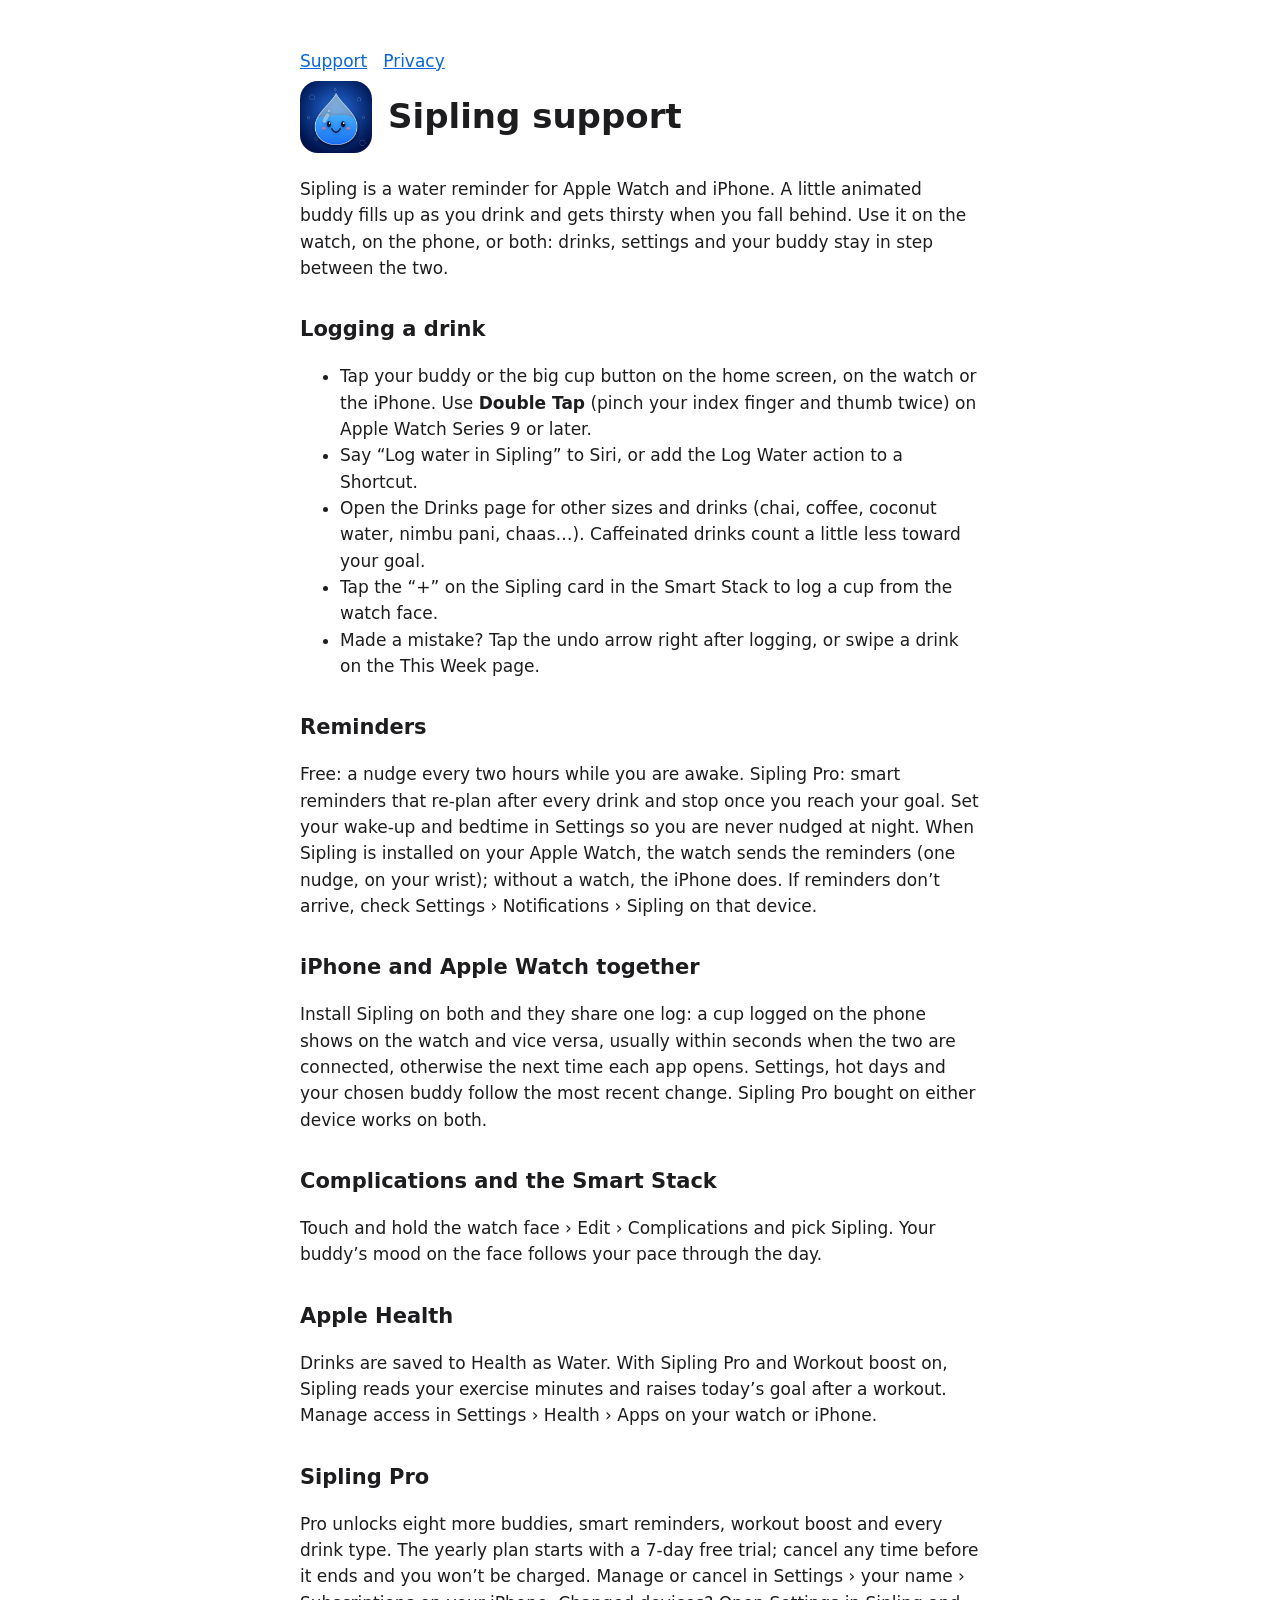
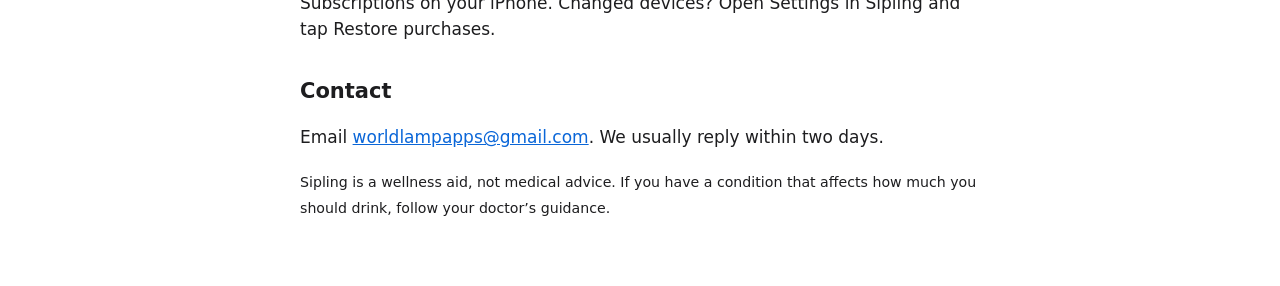
<file: index.html>
<!doctype html><html lang="en"><head><meta charset="utf-8"><meta name="viewport" content="width=device-width,initial-scale=1"><title>Sipling Support</title><link rel="stylesheet" href="style.css"></head><body>
<nav><a href="index.html">Support</a><a href="privacy/">Privacy</a></nav>
<div class="hero"><img src="icon.png" alt=""><h1>Sipling support</h1></div>
<p>Sipling is a water reminder for Apple Watch and iPhone. A little animated buddy fills up as you drink and gets thirsty when you fall behind. Use it on the watch, on the phone, or both: drinks, settings and your buddy stay in step between the two.</p>
<h2>Logging a drink</h2>
<ul>
<li>Tap your buddy or the big cup button on the home screen, on the watch or the iPhone. Use <strong>Double Tap</strong> (pinch your index finger and thumb twice) on Apple Watch Series 9 or later.</li>
<li>Say “Log water in Sipling” to Siri, or add the Log Water action to a Shortcut.</li>
<li>Open the Drinks page for other sizes and drinks (chai, coffee, coconut water, nimbu pani, chaas…). Caffeinated drinks count a little less toward your goal.</li>
<li>Tap the “+” on the Sipling card in the Smart Stack to log a cup from the watch face.</li>
<li>Made a mistake? Tap the undo arrow right after logging, or swipe a drink on the This Week page.</li>
</ul>
<h2>Reminders</h2>
<p>Free: a nudge every two hours while you are awake. Sipling Pro: smart reminders that re-plan after every drink and stop once you reach your goal. Set your wake-up and bedtime in Settings so you are never nudged at night. When Sipling is installed on your Apple Watch, the watch sends the reminders (one nudge, on your wrist); without a watch, the iPhone does. If reminders don’t arrive, check Settings › Notifications › Sipling on that device.</p>
<h2>iPhone and Apple Watch together</h2>
<p>Install Sipling on both and they share one log: a cup logged on the phone shows on the watch and vice versa, usually within seconds when the two are connected, otherwise the next time each app opens. Settings, hot days and your chosen buddy follow the most recent change. Sipling Pro bought on either device works on both.</p>
<h2>Complications and the Smart Stack</h2>
<p>Touch and hold the watch face › Edit › Complications and pick Sipling. Your buddy’s mood on the face follows your pace through the day.</p>
<h2>Apple Health</h2>
<p>Drinks are saved to Health as Water. With Sipling Pro and Workout boost on, Sipling reads your exercise minutes and raises today’s goal after a workout. Manage access in Settings › Health › Apps on your watch or iPhone.</p>
<h2>Sipling Pro</h2>
<p>Pro unlocks eight more buddies, smart reminders, workout boost and every drink type. The yearly plan starts with a 7-day free trial; cancel any time before it ends and you won’t be charged. Manage or cancel in Settings › your name › Subscriptions on your iPhone. Changed devices? Open Settings in Sipling and tap Restore purchases.</p>
<h2>Contact</h2>
<p>Email <a href="mailto:worldlampapps@gmail.com">worldlampapps@gmail.com</a>. We usually reply within two days.</p>
<p><small>Sipling is a wellness aid, not medical advice. If you have a condition that affects how much you should drink, follow your doctor’s guidance.</small></p>
</body></html>
</file>
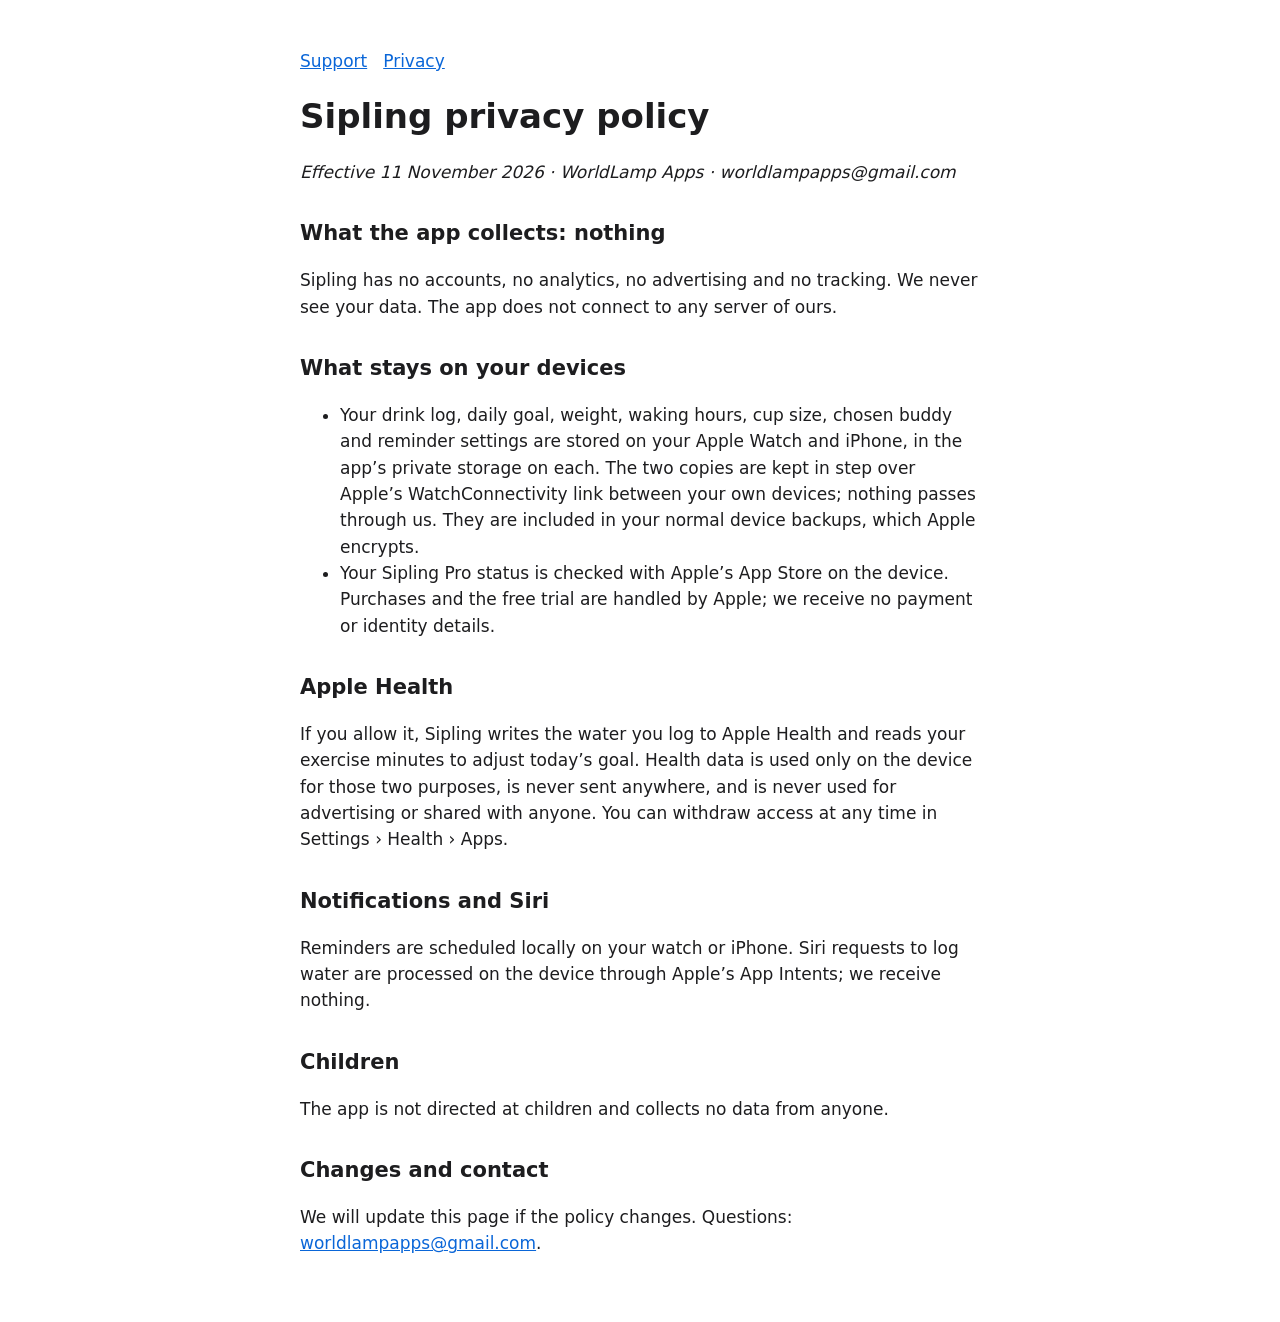
<file: privacy/index.html>
<!doctype html><html lang="en"><head><meta charset="utf-8"><meta name="viewport" content="width=device-width,initial-scale=1"><title>Sipling Privacy Policy</title><link rel="stylesheet" href="../style.css"></head><body>
<nav><a href="../">Support</a><a href="./">Privacy</a></nav>
<h1>Sipling privacy policy</h1>
<p><em>Effective 11 November 2026 · WorldLamp Apps · worldlampapps@gmail.com</em></p>
<h2>What the app collects: nothing</h2>
<p>Sipling has no accounts, no analytics, no advertising and no tracking. We never see your data. The app does not connect to any server of ours.</p>
<h2>What stays on your devices</h2>
<ul>
<li>Your drink log, daily goal, weight, waking hours, cup size, chosen buddy and reminder settings are stored on your Apple Watch and iPhone, in the app’s private storage on each. The two copies are kept in step over Apple’s WatchConnectivity link between your own devices; nothing passes through us. They are included in your normal device backups, which Apple encrypts.</li>
<li>Your Sipling Pro status is checked with Apple’s App Store on the device. Purchases and the free trial are handled by Apple; we receive no payment or identity details.</li>
</ul>
<h2>Apple Health</h2>
<p>If you allow it, Sipling writes the water you log to Apple Health and reads your exercise minutes to adjust today’s goal. Health data is used only on the device for those two purposes, is never sent anywhere, and is never used for advertising or shared with anyone. You can withdraw access at any time in Settings › Health › Apps.</p>
<h2>Notifications and Siri</h2>
<p>Reminders are scheduled locally on your watch or iPhone. Siri requests to log water are processed on the device through Apple’s App Intents; we receive nothing.</p>
<h2>Children</h2>
<p>The app is not directed at children and collects no data from anyone.</p>
<h2>Changes and contact</h2>
<p>We will update this page if the policy changes. Questions: <a href="mailto:worldlampapps@gmail.com">worldlampapps@gmail.com</a>.</p>
</body></html>
</file>
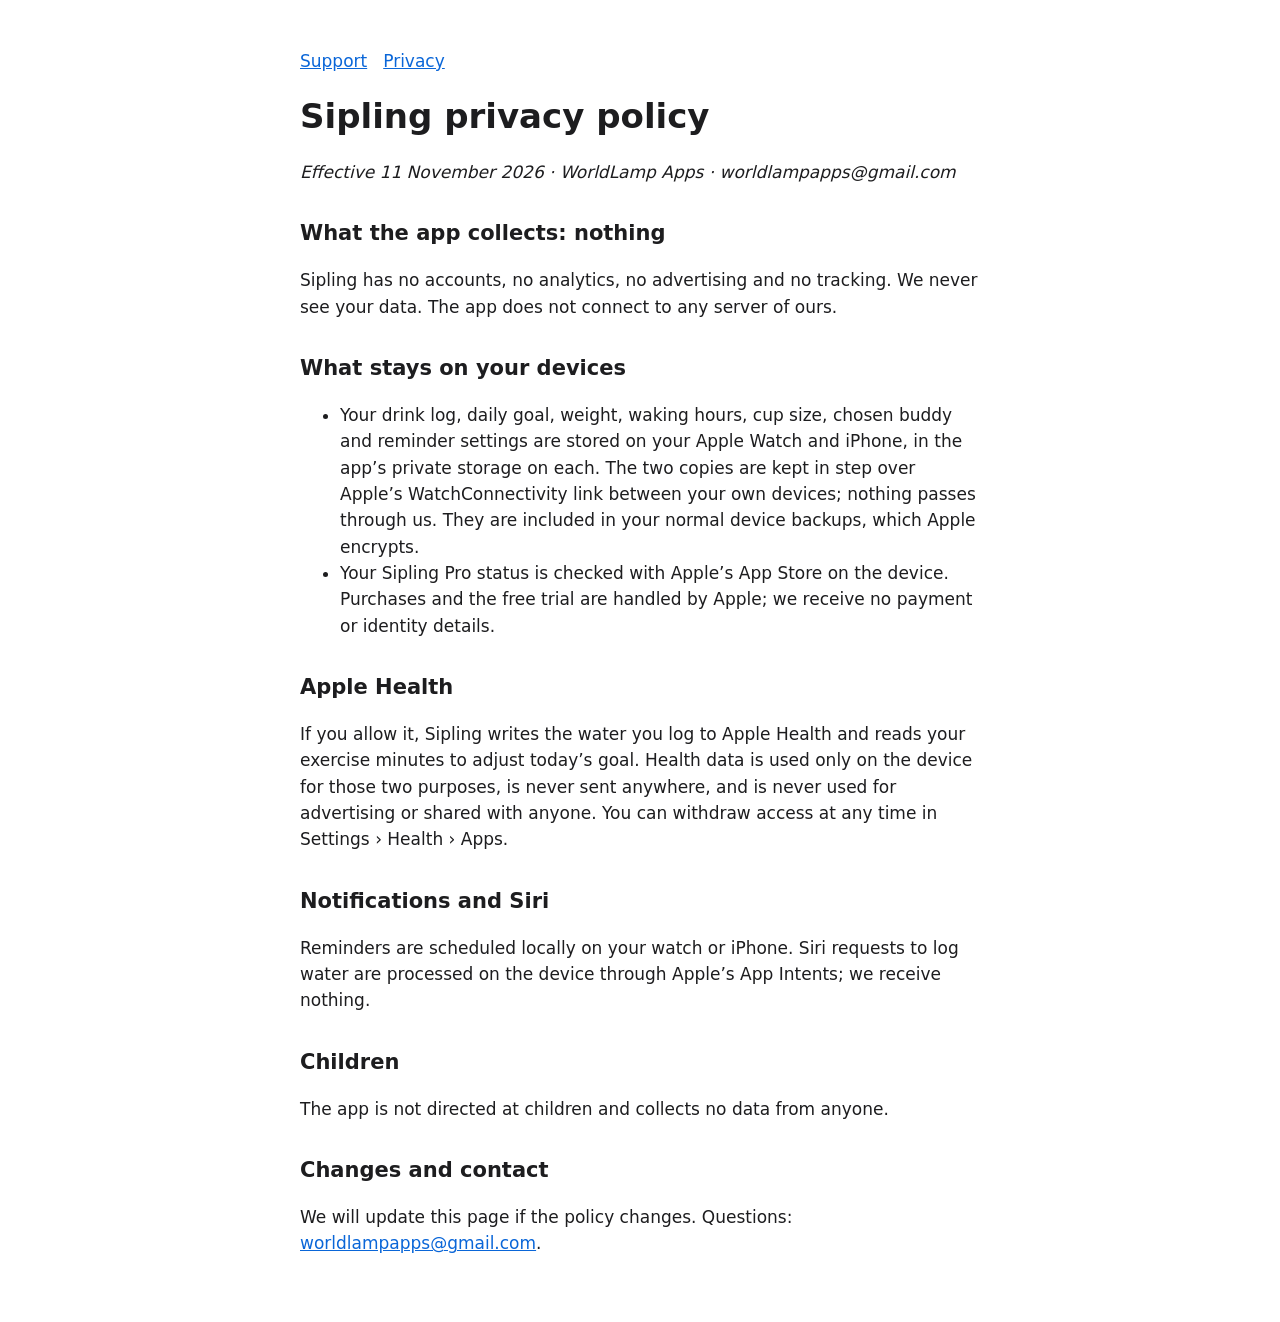
<file: privacy.html>
<!doctype html><html lang="en"><head><meta charset="utf-8"><meta name="viewport" content="width=device-width,initial-scale=1"><title>Sipling Privacy Policy</title><link rel="stylesheet" href="style.css"></head><body>
<nav><a href="index.html">Support</a><a href="privacy.html">Privacy</a></nav>
<h1>Sipling privacy policy</h1>
<p><em>Effective 11 November 2026 · WorldLamp Apps · worldlampapps@gmail.com</em></p>
<h2>What the app collects: nothing</h2>
<p>Sipling has no accounts, no analytics, no advertising and no tracking. We never see your data. The app does not connect to any server of ours.</p>
<h2>What stays on your devices</h2>
<ul>
<li>Your drink log, daily goal, weight, waking hours, cup size, chosen buddy and reminder settings are stored on your Apple Watch and iPhone, in the app’s private storage on each. The two copies are kept in step over Apple’s WatchConnectivity link between your own devices; nothing passes through us. They are included in your normal device backups, which Apple encrypts.</li>
<li>Your Sipling Pro status is checked with Apple’s App Store on the device. Purchases and the free trial are handled by Apple; we receive no payment or identity details.</li>
</ul>
<h2>Apple Health</h2>
<p>If you allow it, Sipling writes the water you log to Apple Health and reads your exercise minutes to adjust today’s goal. Health data is used only on the device for those two purposes, is never sent anywhere, and is never used for advertising or shared with anyone. You can withdraw access at any time in Settings › Health › Apps.</p>
<h2>Notifications and Siri</h2>
<p>Reminders are scheduled locally on your watch or iPhone. Siri requests to log water are processed on the device through Apple’s App Intents; we receive nothing.</p>
<h2>Children</h2>
<p>The app is not directed at children and collects no data from anyone.</p>
<h2>Changes and contact</h2>
<p>We will update this page if the policy changes. Questions: <a href="mailto:worldlampapps@gmail.com">worldlampapps@gmail.com</a>.</p>
</body></html>
</file>
<file: style.css>
:root{color-scheme:light dark}body{font:17px/1.55 -apple-system,system-ui,sans-serif;max-width:680px;margin:0 auto;padding:48px 20px;color:#1d1d1f;background:#fff}h1{font-size:34px;line-height:1.15}h2{margin-top:32px;font-size:21px}a{color:#0a66d8}nav a{margin-right:16px}.hero{display:flex;align-items:center;gap:16px}.hero img{width:72px;height:72px;border-radius:18px}@media(prefers-color-scheme:dark){body{background:#111;color:#f2f2f2}a{color:#6fb0ff}}
</file>
